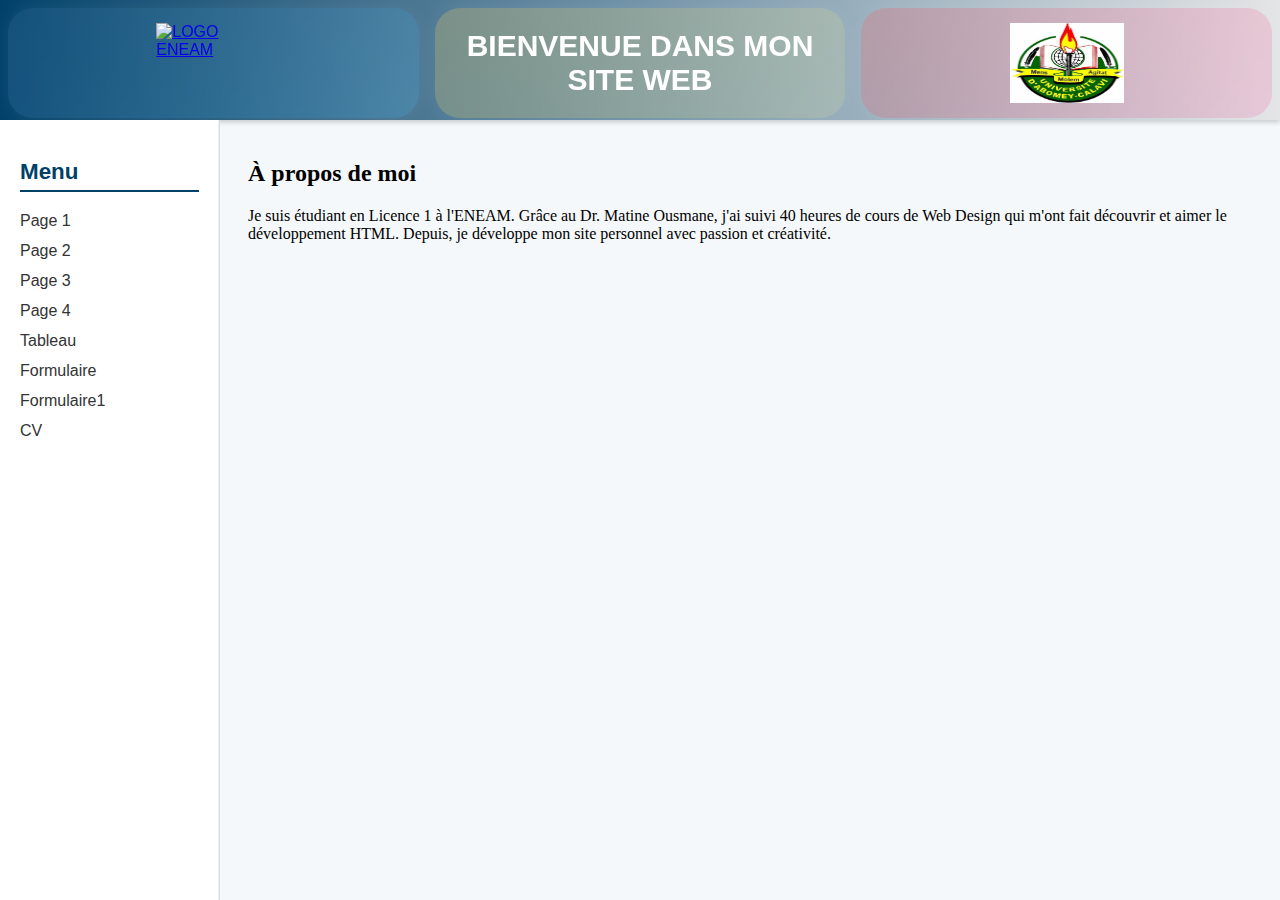
<file: monsite/index.html>
<!DOCTYPE html><html lang="fr">
<head>
  <meta charset="UTF-8">
  <title>Mon site Web - Accueil</title>
  <style>
    body {
      margin: 0;
      font-family: 'Segoe UI', Tahoma, Geneva, Verdana, sans-serif;
      background: #f5f8fa;
    }
    .container {
      display: grid;
      grid-template-rows: 120px 1fr;
      grid-template-columns: 220px 1fr;
      grid-template-areas:
        "header header"
        "menu content";
      height: 100vh;
    }
    header {
      grid-area: header;
      background: linear-gradient(to right, #00416A, #E4E5E6);
      color: white;
      display: flex;
      align-items: center;
      justify-content: center;
      font-size: 1.5em;
      font-weight: bold;
      box-shadow: 0 2px 5px rgba(0,0,0,0.2);
    }
    nav {
      grid-area: menu;
      background: #fff;
      padding: 20px;
      border-right: 1px solid #ddd;
      box-shadow: inset -1px 0 0 #eee;
    }
    nav a {
      display: block;
      margin: 12px 0;
      color: #333;
      text-decoration: none;
      font-weight: 500;
      transition: color 0.3s;
    }
    nav a:hover {
      color: #007acc;
    }
    main {
      grid-area: content;
      padding: 20px;
      overflow-y: auto;
    }
    iframe {
      width: 100%;
      height: 100%;
      border: none;
    }
    .placeholder {
      background: #fff;
      border-radius: 8px;
      padding: 30px;
      box-shadow: 0 2px 10px rgba(0,0,0,0.05);
      color: #333;
      font-size: 1.1em;
      line-height: 1.6;
    }
    .titre-menu {
      font-size: 1.4em;
      margin-bottom: 20px;
      color: #00416A;
      border-bottom: 2px solid #00416A;
      padding-bottom: 5px;
    }
</style>
</head>
<body>
  <div class="container">
    <header>
      <iframe src="entete.html"></iframe>
    </header>
    <nav>
      <h2 class="titre-menu">Menu</h2>
  <a href="page1.html" target="contentFrame">Page 1</a>
  <a href="page2.html" target="contentFrame">Page 2</a>
  <a href="page3.html" target="contentFrame">Page 3</a>
  <a href="page4.html" target="contentFrame">Page 4</a>
  <a href="tableau.html" target="contentFrame">Tableau</a>
  <a href="formulaire.html" target="contentFrame">Formulaire</a>
  <a href="formulaire1.html" target="contentFrame">Formulaire1</a>
  <a href="cv.html" target="contentFrame">CV</a>
</nav>

<main>
  <iframe name="contentFrame" srcdoc="
    <div class='placeholder'>
      <h2>À propos de moi</h2>
      <p>Je suis étudiant en Licence 1 à l'ENEAM. Grâce au Dr. Matine Ousmane, j'ai suivi 40 heures de cours de Web Design qui m'ont fait découvrir et aimer le développement HTML. Depuis, je développe mon site personnel avec passion et créativité.</p>
    </div>
  "></iframe>
</main>

  </div>
</body>
</html>
</file>
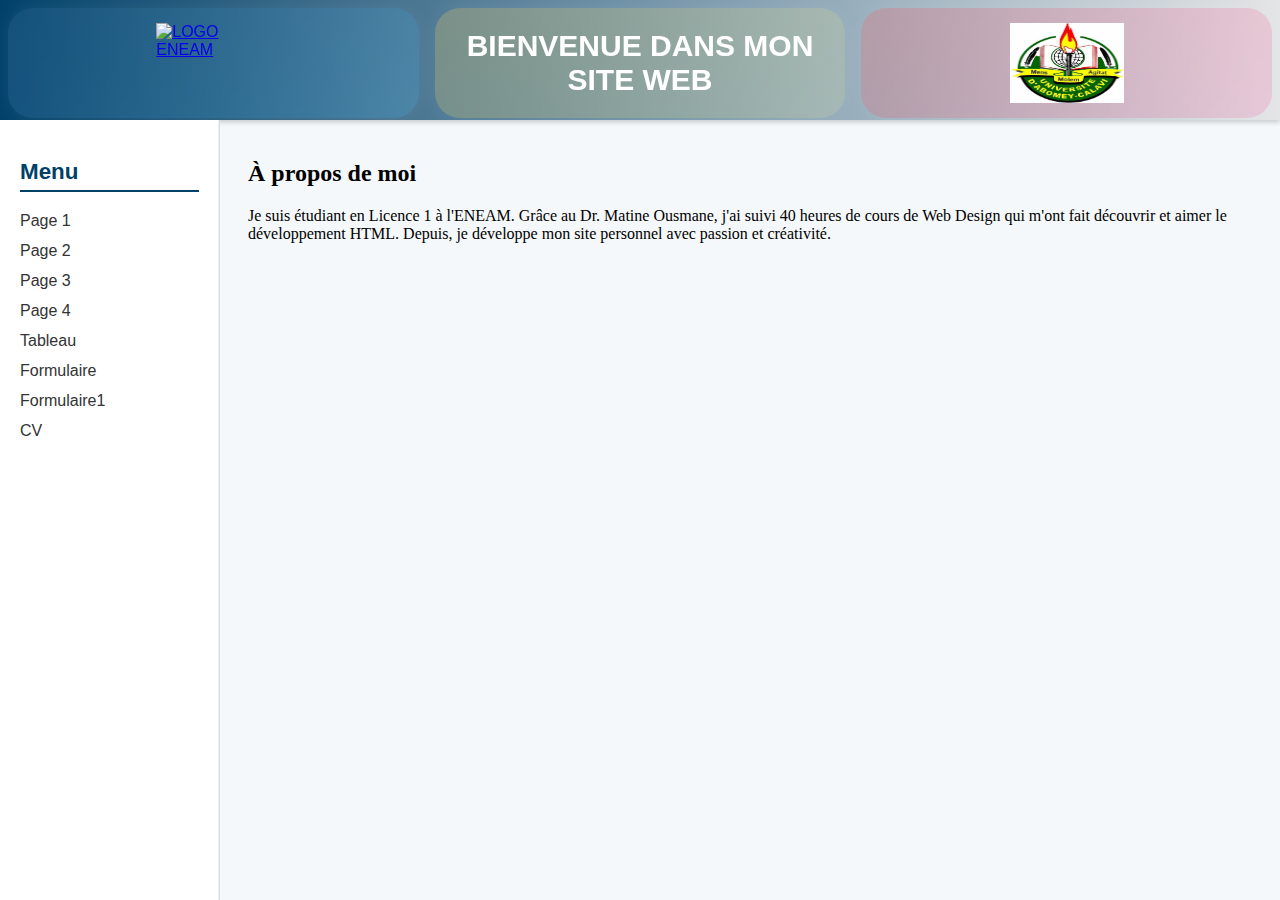
<file: monsite/acceuil.html>
<!DOCTYPE html><html lang="fr">
<head>
  <meta charset="UTF-8">
  <title>Mon site Web - Accueil</title>
  <style>
    body {
      margin: 0;
      font-family: 'Segoe UI', Tahoma, Geneva, Verdana, sans-serif;
      background: #f5f8fa;
    }
    .container {
      display: grid;
      grid-template-rows: 120px 1fr;
      grid-template-columns: 220px 1fr;
      grid-template-areas:
        "header header"
        "menu content";
      height: 100vh;
    }
    header {
      grid-area: header;
      background: linear-gradient(to right, #00416A, #E4E5E6);
      color: white;
      display: flex;
      align-items: center;
      justify-content: center;
      font-size: 1.5em;
      font-weight: bold;
      box-shadow: 0 2px 5px rgba(0,0,0,0.2);
    }
    nav {
      grid-area: menu;
      background: #fff;
      padding: 20px;
      border-right: 1px solid #ddd;
      box-shadow: inset -1px 0 0 #eee;
    }
    nav a {
      display: block;
      margin: 12px 0;
      color: #333;
      text-decoration: none;
      font-weight: 500;
      transition: color 0.3s;
    }
    nav a:hover {
      color: #007acc;
    }
    main {
      grid-area: content;
      padding: 20px;
      overflow-y: auto;
    }
    iframe {
      width: 100%;
      height: 100%;
      border: none;
    }
    .placeholder {
      background: #fff;
      border-radius: 8px;
      padding: 30px;
      box-shadow: 0 2px 10px rgba(0,0,0,0.05);
      color: #333;
      font-size: 1.1em;
      line-height: 1.6;
    }
    .titre-menu {
      font-size: 1.4em;
      margin-bottom: 20px;
      color: #00416A;
      border-bottom: 2px solid #00416A;
      padding-bottom: 5px;
    }
</style>
</head>
<body>
  <div class="container">
    <header>
      <iframe src="entete.html"></iframe>
    </header>
    <nav>
      <h2 class="titre-menu">Menu</h2>
  <a href="page1.html" target="contentFrame">Page 1</a>
  <a href="page2.html" target="contentFrame">Page 2</a>
  <a href="page3.html" target="contentFrame">Page 3</a>
  <a href="page4.html" target="contentFrame">Page 4</a>
  <a href="tableau.html" target="contentFrame">Tableau</a>
  <a href="formulaire.html" target="contentFrame">Formulaire</a>
  <a href="formulaire1.html" target="contentFrame">Formulaire1</a>
  <a href="cv.html" target="contentFrame">CV</a>
</nav>

<main>
  <iframe name="contentFrame" srcdoc="
    <div class='placeholder'>
      <h2>À propos de moi</h2>
      <p>Je suis étudiant en Licence 1 à l'ENEAM. Grâce au Dr. Matine Ousmane, j'ai suivi 40 heures de cours de Web Design qui m'ont fait découvrir et aimer le développement HTML. Depuis, je développe mon site personnel avec passion et créativité.</p>
    </div>
  "></iframe>
</main>

  </div>
</body>
</html>
</file>
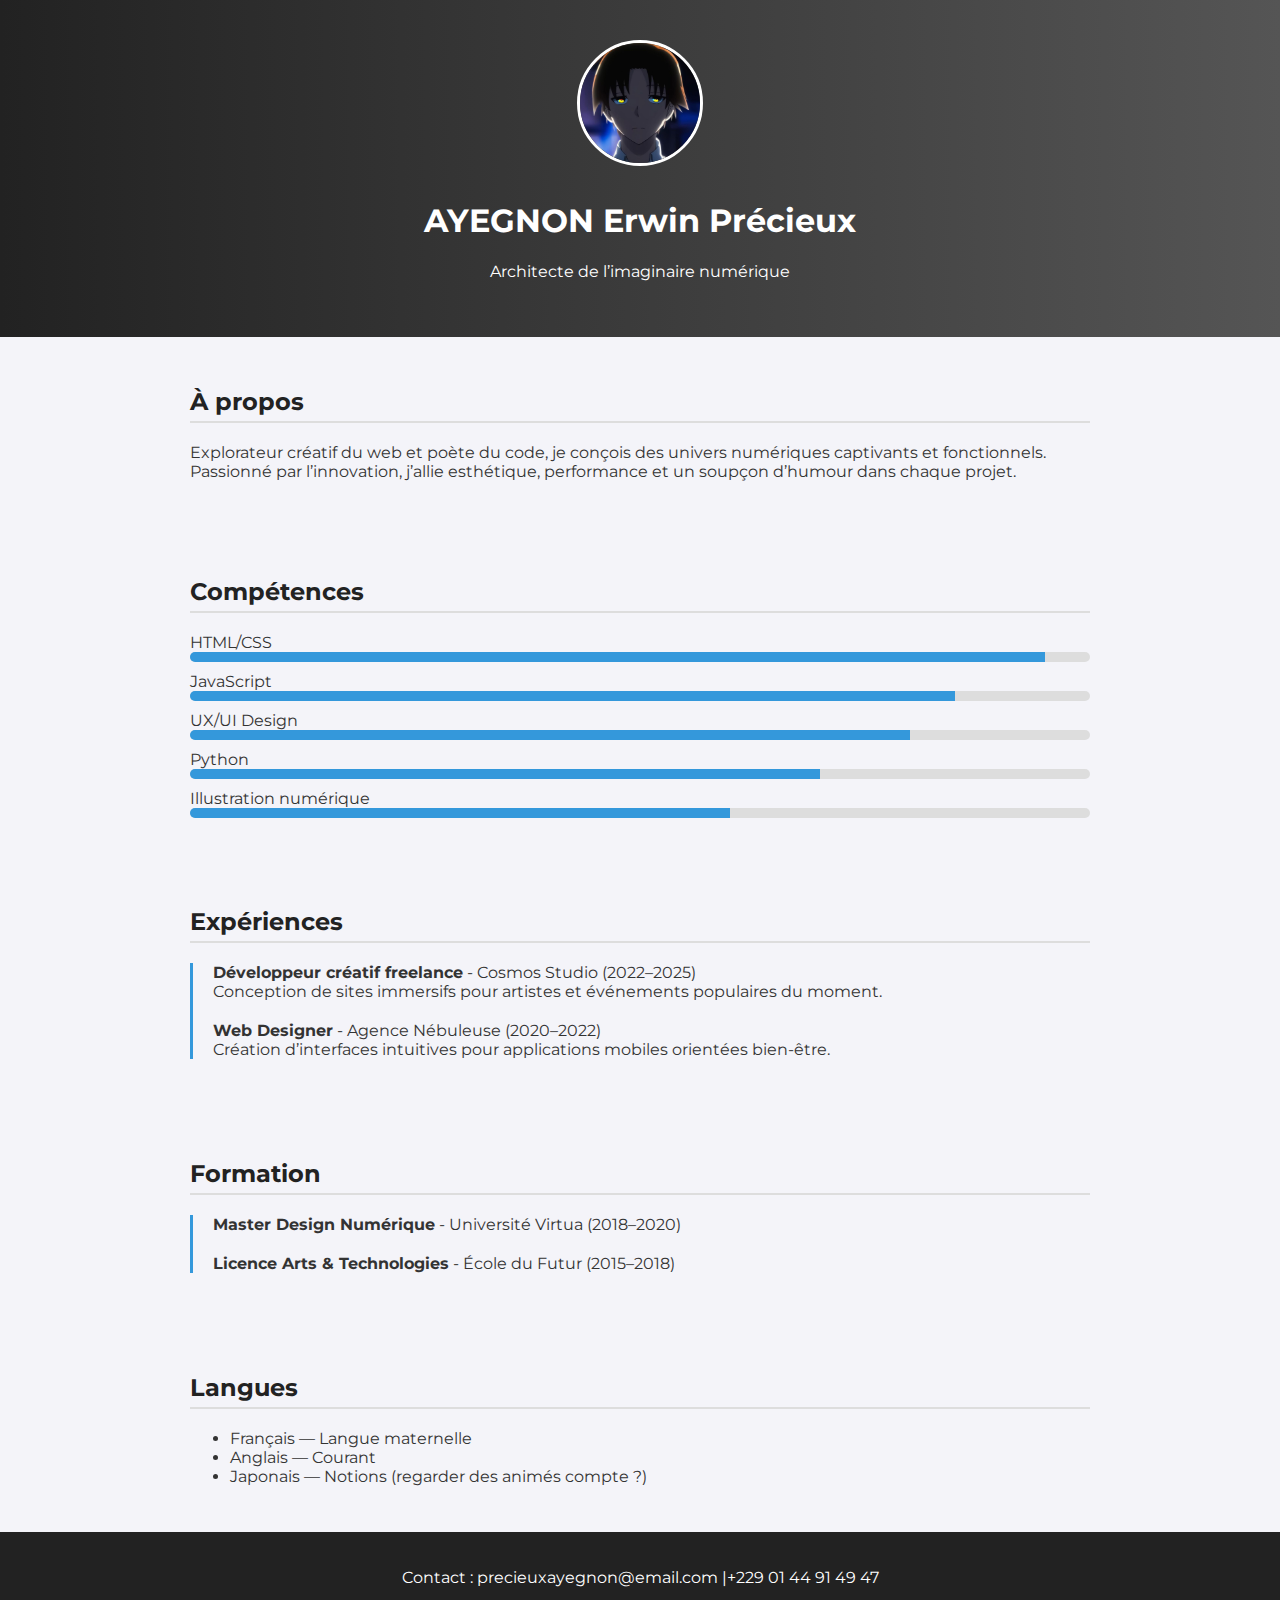
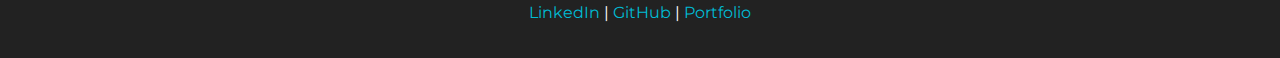
<file: monsite/CV.html>
<!DOCTYPE html><html lang="fr">
<head>
  <meta charset="UTF-8" />
  <meta name="viewport" content="width=device-width, initial-scale=1.0" />
  <title>CV - Orion Lefranc</title>
  <link href="https://fonts.googleapis.com/css2?family=Montserrat:wght@400;700&display=swap" rel="stylesheet">
  <style>
    body {
      margin: 0;
      font-family: 'Montserrat', sans-serif;
      background: #f4f4f9;
      color: #333;
    }
    header {
      background: linear-gradient(90deg, #222, #555);
      color: white;
      padding: 40px 20px;
      text-align: center;
    }
    header img {
      width: 120px;
      height: 120px;
      border-radius: 50%;
      border: 3px solid white;
      margin-bottom: 10px;
    }
    section {
      padding: 30px 20px;
      max-width: 900px;
      margin: auto;
    }
    h2 {
      color: #222;
      border-bottom: 2px solid #ddd;
      padding-bottom: 5px;
    }
    .skills div {
      margin-bottom: 10px;
    }
    .bar {
      height: 10px;
      background: #ddd;
      border-radius: 5px;
      overflow: hidden;
    }
    .bar span {
      display: block;
      height: 100%;
      background: #3498db;
    }
    .timeline {
      border-left: 3px solid #3498db;
      padding-left: 20px;
      margin-top: 20px;
    }
    .timeline div {
      margin-bottom: 20px;
    }
    footer {
      background: #222;
      color: white;
      text-align: center;
      padding: 20px;
    }
    a {
      color: #00bcd4;
      text-decoration: none;
    }
  </style>
</head>
<body>
  <header>
    <img src="img/kyotaka.png.jpg" alt="Photo de profil">
    <h1>AYEGNON Erwin Précieux</h1>
    <p>Architecte de l’imaginaire numérique</p>
  </header>  <section>
    <h2>À propos</h2>
    <p>Explorateur créatif du web et poète du code, je conçois des univers numériques captivants et fonctionnels. Passionné par l’innovation, j’allie esthétique, performance et un soupçon d’humour dans chaque projet.</p>
  </section>  <section>
    <h2>Compétences</h2>
    <div class="skills">
      <div>HTML/CSS<div class="bar"><span style="width: 95%"></span></div></div>
      <div>JavaScript<div class="bar"><span style="width: 85%"></span></div></div>
      <div>UX/UI Design<div class="bar"><span style="width: 80%"></span></div></div>
      <div>Python<div class="bar"><span style="width: 70%"></span></div></div>
      <div>Illustration numérique<div class="bar"><span style="width: 60%"></span></div></div>
    </div>
  </section>  <section>
    <h2>Expériences</h2>
    <div class="timeline">
      <div>
        <strong>Développeur créatif freelance</strong> - Cosmos Studio (2022–2025)<br>
        Conception de sites immersifs pour artistes et événements populaires du moment.
      </div>
      <div>
        <strong>Web Designer</strong> - Agence Nébuleuse (2020–2022)<br>
        Création d’interfaces intuitives pour applications mobiles orientées bien-être.
      </div>
    </div>
  </section>  <section>
    <h2>Formation</h2>
    <div class="timeline">
      <div>
        <strong>Master Design Numérique</strong> - Université Virtua (2018–2020)
      </div>
      <div>
        <strong>Licence Arts & Technologies</strong> - École du Futur (2015–2018)
      </div>
    </div>
  </section>  <section>
    <h2>Langues</h2>
    <ul>
      <li>Français — Langue maternelle</li>
      <li>Anglais — Courant</li>
      <li>Japonais — Notions (regarder des animés compte ?)</li>
    </ul>
  </section>  <footer>
    <p>Contact : precieuxayegnon@email.com |+229 01 44 91 49 47</p>
    <p>
      <a href="#">LinkedIn</a> | <a href="#">GitHub</a> | <a href="#">Portfolio</a>
    </p>
  </footer>
</body>
</html>
</file>
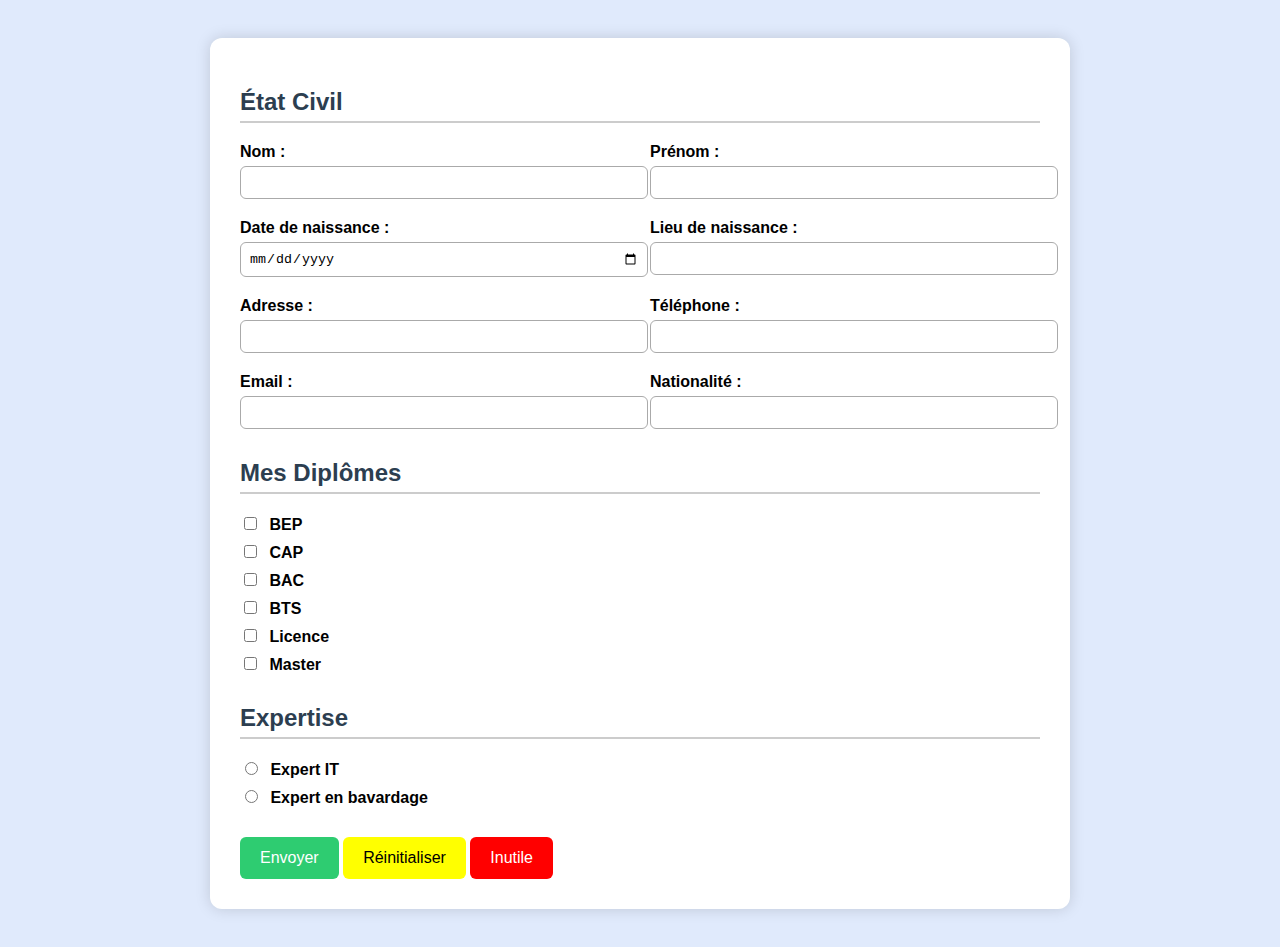
<file: monsite/formulaire.html>
<!DOCTYPE html PUBLIC "-//W3C//DTD XHTML 1.0 Strict//EN""http://www.w3.org/TR/xhtml1/DTD/xhtml1-strict.dtd">
<html xmlns="http://www.w3.org/1999/xhtml" xml:lang="fr">
<head>
	<title>Bienvenue sur mon site !</title>
	<meta http-equiv="Content-Type"content="text/html;charset=utf-8"/>
	<link rel="stylesheet" type="text/css" href="styleformulaire.css">
</head>
<body>
	 <form>
    <h2>État Civil</h2>
    <div class="section form-row">
      <div class="form-group">
        <label for="nom">Nom :</label>
        <input type="text" id="nom" name="nom" required>
      </div>
      <div class="form-group">
        <label for="prenom">Prénom :</label>
        <input type="text" id="prenom" name="prenom" required>
      </div>
      <div class="form-group">
        <label for="naissance">Date de naissance :</label>
        <input type="date" id="naissance" name="naissance" required>
      </div>
      <div class="form-group">
        <label for="lieu">Lieu de naissance :</label>
        <input type="text" id="lieu" name="lieu">
      </div>
      <div class="form-group">
        <label for="adresse">Adresse :</label>
        <input type="text" id="adresse" name="adresse">
      </div>
      <div class="form-group">
        <label for="telephone">Téléphone :</label>
        <input type="tel" id="telephone" name="telephone">
      </div>
      <div class="form-group">
        <label for="email">Email :</label>
        <input type="email" id="email" name="email">
      </div>
      <div class="form-group">
        <label for="nationalite">Nationalité :</label>
        <input type="text" id="nationalite" name="nationalite">
      </div>
    </div>

    <h2>Mes Diplômes</h2>
    <div class="section checkbox-group">
      <label><input type="checkbox" name="diplomes" value="BEP"> BEP</label>
      <label><input type="checkbox" name="diplomes" value="CAP"> CAP</label>
      <label><input type="checkbox" name="diplomes" value="BAC"> BAC</label>
      <label><input type="checkbox" name="diplomes" value="BTS"> BTS</label>
      <label><input type="checkbox" name="diplomes" value="Licence"> Licence</label>
      <label><input type="checkbox" name="diplomes" value="Master"> Master</label>
    </div>

    <h2>Expertise</h2>
    <div class="section radio-group">
      <label><input type="radio" name="expertise" value="Expert IT" required> Expert IT</label>
      <label><input type="radio" name="expertise" value="Expert en bavardage"> Expert en bavardage</label>
    </div>

    <button type="submit">Envoyer</button>
    <button type="reset" style="background-color: yellow; color: black;">Réinitialiser</button>
  <button type="button" style="background-color: red; color: white;">Inutile</button>
</div>
  </form>

</body>
</html>
</file>
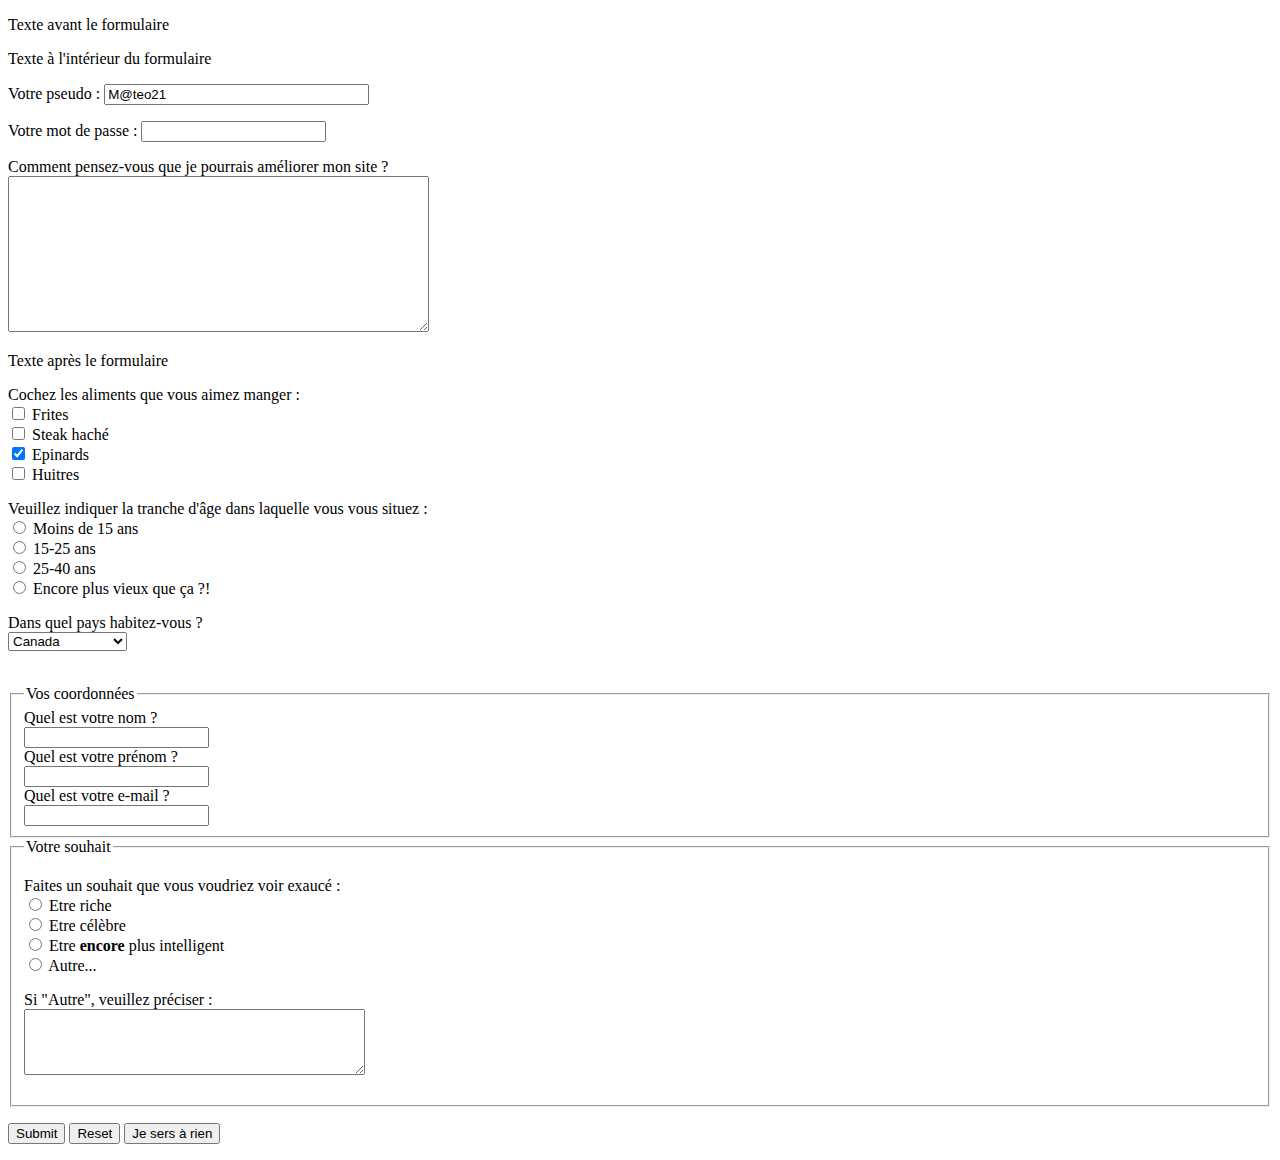
<file: monsite/formulaire1.html>
<!DOCTYPE html PUBLIC "-//W3C//DTD XHTML 1.0 Strict//EN""http://www.w3.org/TR/xhtml1/DTD/xhtml1-strict.dtd">
<html xmlns="http://www.w3.org/1999/xhtml" xml:lang="fr">
<head>
	<title>Bienvenue sur mon site !</title>
	<meta http-equiv="Content-Type"content="text/html;charset=utf-8"/>
</head>
<p>Texte avant le formulaire</p>
<form method="post" action="traitement.php">
<p>Texte à l'intérieur du formulaire</p>
<p>
<label>Votre pseudo</label> : <input type="text" name="pseudo" id="pseudo" value="M@teo21" size="30" maxlength="10"/>
</p>
<p>
<label for="pass">Votre mot de passe :</label>
<input type="password" name="pass" id="pass" />
</p>
<p>
<label for="ameliorer">Comment pensez-vous que je pourrais améliorer mon site ?</label><br />
<textarea name="ameliorer" id="ameliorer" rows="10" cols="50"></textarea>
</p>
<p>Texte après le formulaire</p>
<p>
Cochez les aliments que vous aimez manger :<br />
<input type="checkbox" name="frites" id="frites" /> <label for="frites">Frites</label><br />
<input type="checkbox" name="steak" id="steak" /> <label for="steak">Steak haché</label><br />
<input type="checkbox" name="epinards" id="epinards" checked="checked"/> <label for="epinards">Epinards</label><br />
<input type="checkbox" name="huitres" id="huitres" /> <label for="huitres">Huitres</label>
</p>
<p>
Veuillez indiquer la tranche d'âge dans laquelle vous vous situez :<br />
<input type="radio" name="age" value="moins15" id="moins15" /> <label for="moins15">Moins de 15 ans</label><br />
<input type="radio" name="age" value="medium15-25" id="medium15-25" /> <label for="medium15-
25">15-25 ans</label><br />
<input type="radio" name="age" value="medium25-40" id="medium25-40" /> <label for="medium25-
40">25-40 ans</label><br />
<input type="radio" name="age" value="plus40" id="plus40" /> <label for="plus40">Encore plus vieux que
ça ?!</label>
</p>
<p>
<label for="pays">Dans quel pays habitez-vous ?</label><br />
<select name="pays" id="pays">
<optgroup label="Europe">
<option value="france">France</option>
<option value="espagne">Espagne</option>
<option value="italie">Italie</option>
<option value="royaume-uni">Royaume-Uni</option>
</optgroup>
<optgroup label="Amérique">
<option value="canada" selected="selected">Canada</option>
<option value="etats-unis">Etats-Unis</option>
</optgroup>
<optgroup label="Asie">
<option value="chine">Chine</option>
<option value="japon">Japon</option>
</optgroup>
</select>
</p>
<br/>
<fieldset>
<legend>Vos coordonnées</legend> <!-- Titre du fieldset -->
<label for="nom">Quel est votre nom ?</label><br />
<input type="text" name="nom" id="nom" tabindex="10" /><br />
<label for="prenom">Quel est votre prénom ?</label><br />
<input type="text" name="prenom" id="prenom" tabindex="20" /><br />
<label for="email">Quel est votre e-mail ?</label><br />
<input type="text" name="email" id="email" tabindex="30" /><br />
</fieldset>
<fieldset>
<legend>Votre souhait</legend> <!-- Titre du fieldset -->
<p>
Faites un souhait que vous voudriez voir exaucé :<br />
<input type="radio" name="souhait" value="riche" id="riche" tabindex="40" /> <label for="riche">Etre riche</label><br />
<input type="radio" name="souhait" value="celebre" id="celebre" tabindex="50" /> <label for="celebre">Etre célèbre</label><br />
<input type="radio" name="souhait" value="intelligent" id="intelligent" tabindex="60" /> <label for="intelligent">Etre <strong>encore</strong> plus intelligent</label><br />
<input type="radio" name="souhait" value="autre" id="autre" tabindex="70" /> <label for="autre">Autre...</label><br />
</p>
<p>
<label for="precisions">Si "Autre", veuillez préciser :</label><br />
<textarea name="precisions" id="precisions" cols="40" rows="4" tabindex="80"></textarea>
</p>
</fieldset>
<p>
<input type="submit" /> <input type="reset" /> <input type="button" value="Je sers à rien"/>
</p>
</form>
</file>
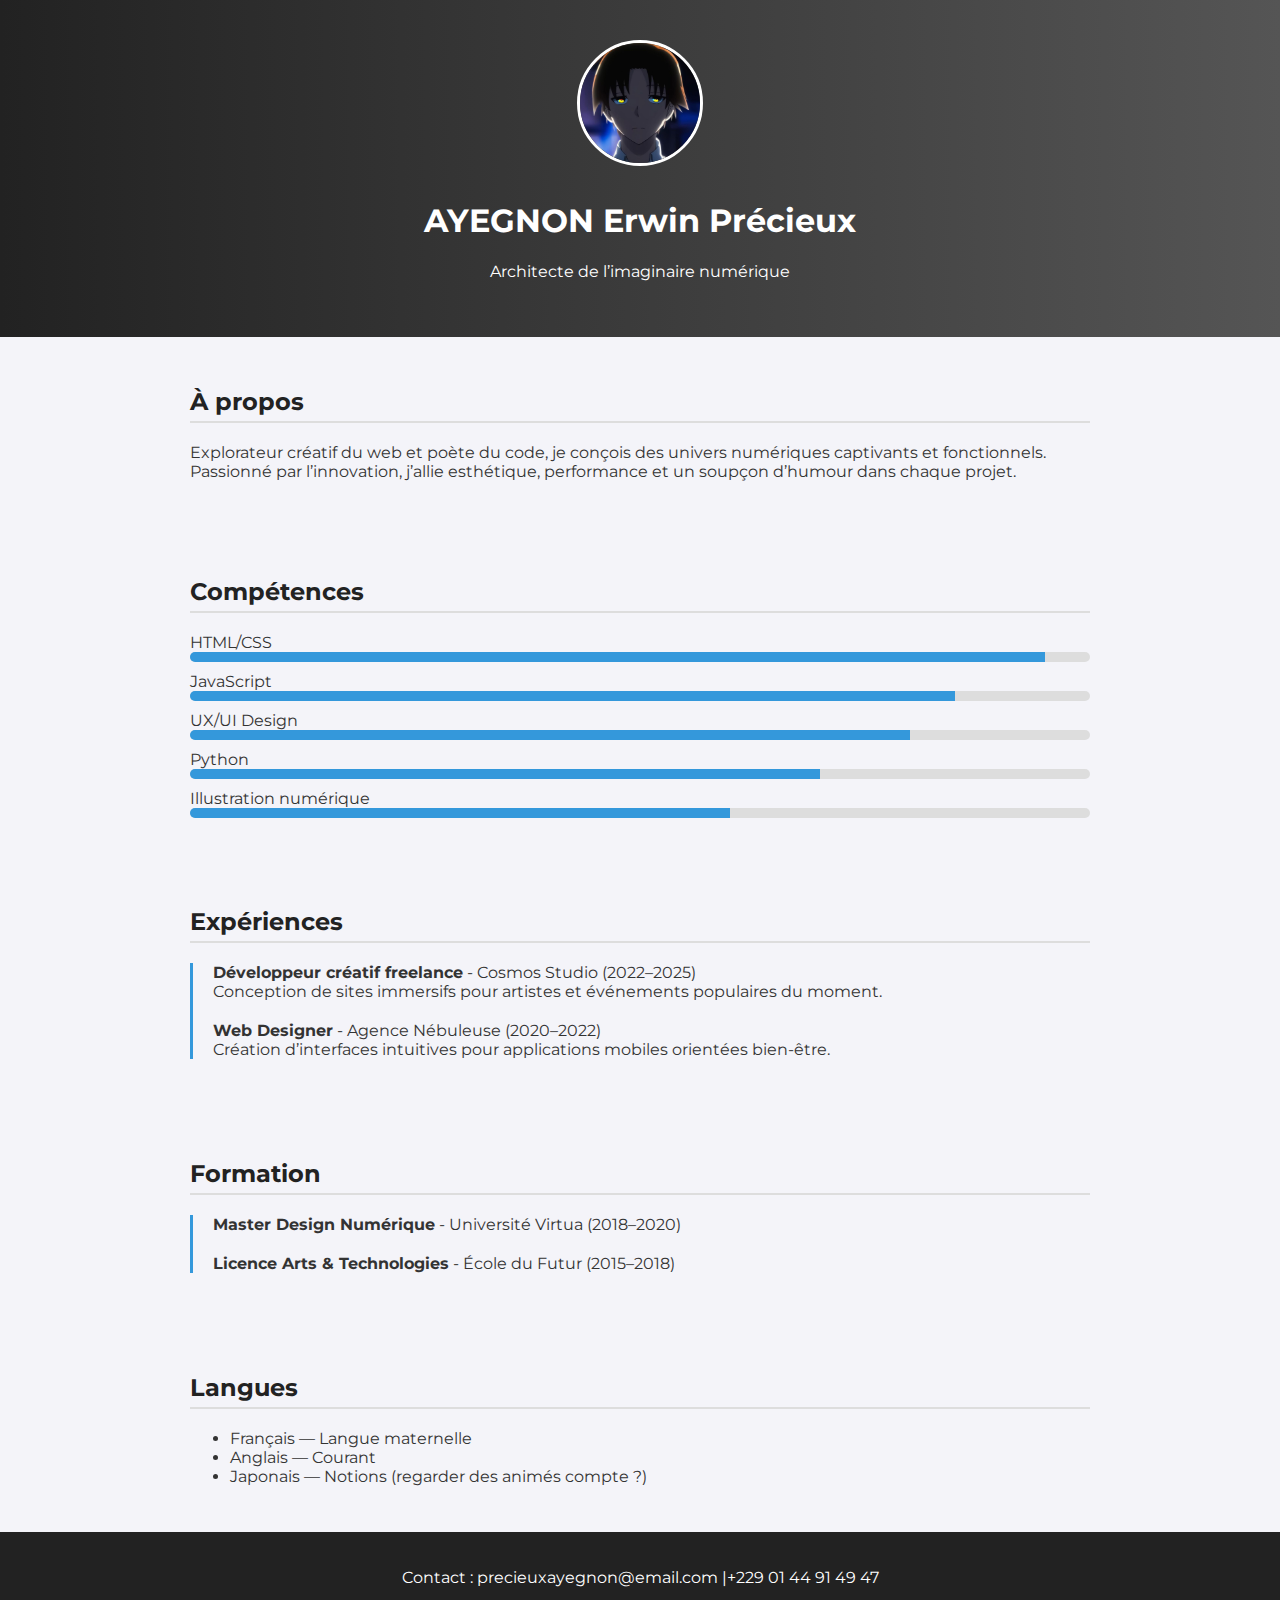
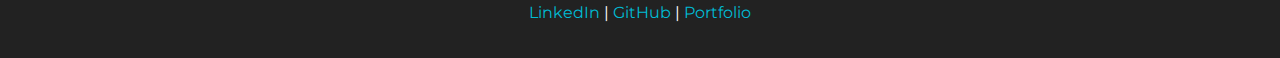
<file: monsite/index1.html>
<!DOCTYPE html><html lang="fr">
<head>
  <meta charset="UTF-8" />
  <meta name="viewport" content="width=device-width, initial-scale=1.0" />
  <title>CV - Orion Lefranc</title>
  <link href="https://fonts.googleapis.com/css2?family=Montserrat:wght@400;700&display=swap" rel="stylesheet">
  <style>
    body {
      margin: 0;
      font-family: 'Montserrat', sans-serif;
      background: #f4f4f9;
      color: #333;
    }
    header {
      background: linear-gradient(90deg, #222, #555);
      color: white;
      padding: 40px 20px;
      text-align: center;
    }
    header img {
      width: 120px;
      height: 120px;
      border-radius: 50%;
      border: 3px solid white;
      margin-bottom: 10px;
    }
    section {
      padding: 30px 20px;
      max-width: 900px;
      margin: auto;
    }
    h2 {
      color: #222;
      border-bottom: 2px solid #ddd;
      padding-bottom: 5px;
    }
    .skills div {
      margin-bottom: 10px;
    }
    .bar {
      height: 10px;
      background: #ddd;
      border-radius: 5px;
      overflow: hidden;
    }
    .bar span {
      display: block;
      height: 100%;
      background: #3498db;
    }
    .timeline {
      border-left: 3px solid #3498db;
      padding-left: 20px;
      margin-top: 20px;
    }
    .timeline div {
      margin-bottom: 20px;
    }
    footer {
      background: #222;
      color: white;
      text-align: center;
      padding: 20px;
    }
    a {
      color: #00bcd4;
      text-decoration: none;
    }
  </style>
</head>
<body>
  <header>
    <img src="img/kyotaka.png.jpg" alt="Photo de profil">
    <h1>AYEGNON Erwin Précieux</h1>
    <p>Architecte de l’imaginaire numérique</p>
  </header>  <section>
    <h2>À propos</h2>
    <p>Explorateur créatif du web et poète du code, je conçois des univers numériques captivants et fonctionnels. Passionné par l’innovation, j’allie esthétique, performance et un soupçon d’humour dans chaque projet.</p>
  </section>  <section>
    <h2>Compétences</h2>
    <div class="skills">
      <div>HTML/CSS<div class="bar"><span style="width: 95%"></span></div></div>
      <div>JavaScript<div class="bar"><span style="width: 85%"></span></div></div>
      <div>UX/UI Design<div class="bar"><span style="width: 80%"></span></div></div>
      <div>Python<div class="bar"><span style="width: 70%"></span></div></div>
      <div>Illustration numérique<div class="bar"><span style="width: 60%"></span></div></div>
    </div>
  </section>  <section>
    <h2>Expériences</h2>
    <div class="timeline">
      <div>
        <strong>Développeur créatif freelance</strong> - Cosmos Studio (2022–2025)<br>
        Conception de sites immersifs pour artistes et événements populaires du moment.
      </div>
      <div>
        <strong>Web Designer</strong> - Agence Nébuleuse (2020–2022)<br>
        Création d’interfaces intuitives pour applications mobiles orientées bien-être.
      </div>
    </div>
  </section>  <section>
    <h2>Formation</h2>
    <div class="timeline">
      <div>
        <strong>Master Design Numérique</strong> - Université Virtua (2018–2020)
      </div>
      <div>
        <strong>Licence Arts & Technologies</strong> - École du Futur (2015–2018)
      </div>
    </div>
  </section>  <section>
    <h2>Langues</h2>
    <ul>
      <li>Français — Langue maternelle</li>
      <li>Anglais — Courant</li>
      <li>Japonais — Notions (regarder des animés compte ?)</li>
    </ul>
  </section>  <footer>
    <p>Contact : precieuxayegnon@email.com |+229 01 44 91 49 47</p>
    <p>
      <a href="#">LinkedIn</a> | <a href="#">GitHub</a> | <a href="#">Portfolio</a>
    </p>
  </footer>
</body>
</html>
</file>
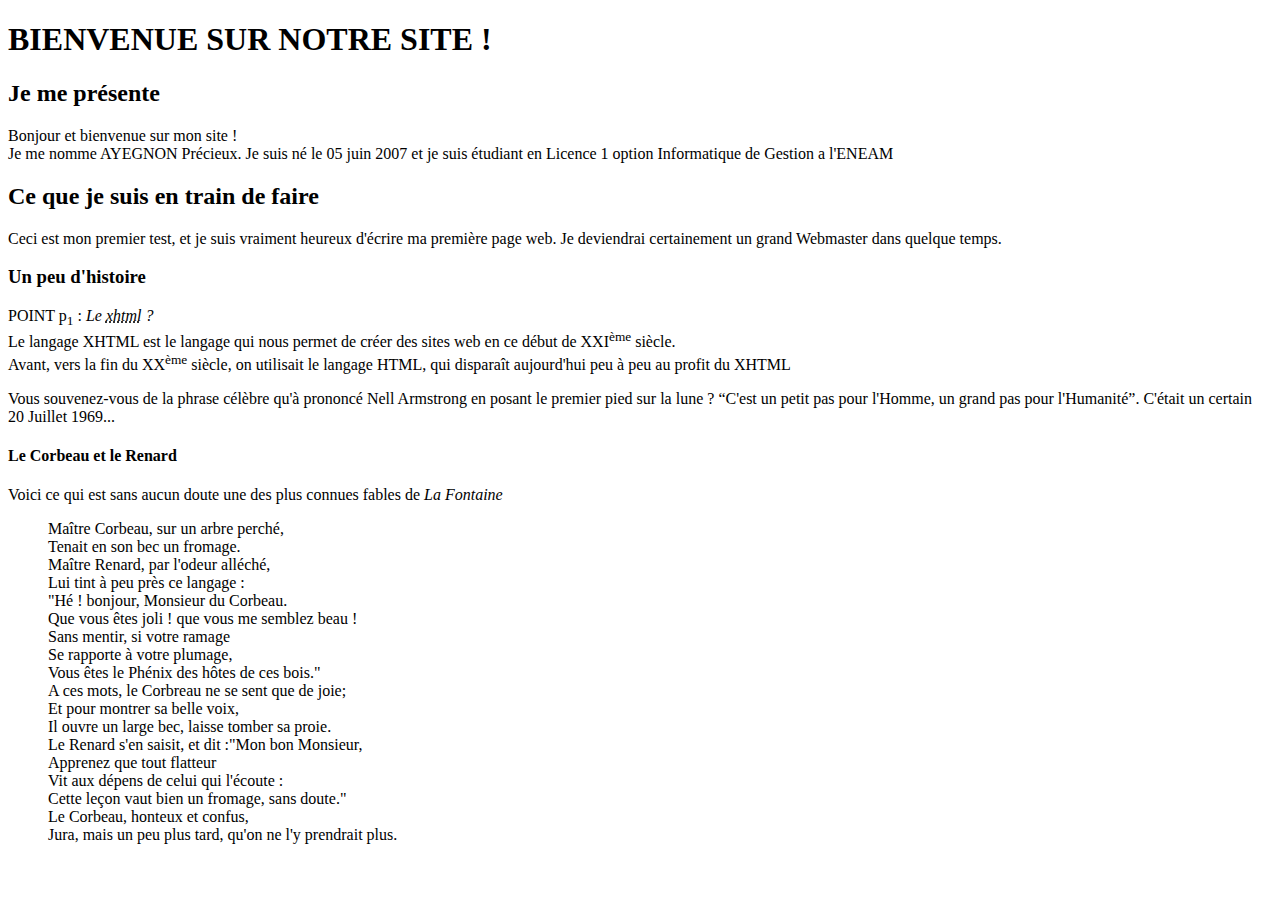
<file: monsite/page1.html>
<!DOCTYPE html PUBLIC "-//W3C//DTD XHTML 1.0 Strict//EN""http://www.w3.org/TR/xhtml1/DTD/xhtml1-strict.dtd">
<html xmlns="http://www.w3.org/1999/xhtml" xml:lang="fr">
<head>
	<title>Bienvenue sur mon site !</title>
	<meta http-equiv="Content-Type"content="text/html;charset=utf-8"/>
</head>
<body>
	<!--Ceci va s'afficher dans la fenêtre du navigateur -->
	<h1>BIENVENUE SUR NOTRE SITE !</h1>
	<h2>Je me présente</h2>
	<p>
	Bonjour et bienvenue sur mon site !<br/> Je me nomme AYEGNON Précieux.

	Je suis né le 05 juin 2007 et je suis étudiant en Licence 1 option Informatique de Gestion a l'ENEAM
	<h2>Ce que je suis en train de faire</h2>
	</p>
	<P>
	 Ceci est mon premier test, et je suis vraiment heureux d'écrire ma première page web. Je deviendrai certainement un grand Webmaster dans quelque temps.
	</P>
	<h3>Un peu d'histoire</h3>
	<p>
		POINT p<sub>1</sub> : <em>Le <acronym title="eXtensible HyperText Markup Language">xhtml</acronym> ?</em><br/>
	Le langage XHTML est le langage qui nous permet de créer des sites web en ce début de XXI<sup>ème</sup> siècle.<br/>
	Avant, vers la fin du XX<sup>ème</sup> siècle, on utilisait le langage HTML, qui disparaît aujourd'hui peu à peu au profit du XHTML
	</p>
	<p>
		Vous souvenez-vous de la phrase célèbre qu'à prononcé Nell Armstrong en posant le premier pied sur la lune ? <q>C'est un petit pas pour l'Homme, un grand pas pour l'Humanité</q>. C'était un certain 20 Juillet 1969...
	</p>
	<section id="fable-fontaine"><h4>Le Corbeau et le Renard</h4>
	<p>
		Voici ce qui est sans aucun doute une des plus connues fables de <em>La Fontaine</em>
	</p>
	<blockquote>
		<p>
			Maître Corbeau, sur un arbre perché,<br/>
			Tenait en son bec un fromage.<br/>
			Maître Renard, par l'odeur alléché,<br/>
			Lui tint à peu près ce langage :<br/>
			"Hé ! bonjour, Monsieur du Corbeau.<br/>
			Que vous êtes joli ! que vous me semblez beau !<br/>
			Sans mentir, si votre ramage<br/>
			Se rapporte à votre plumage,<br/>
			Vous êtes le Phénix des hôtes de ces bois."<br/>
			A ces mots, le Corbreau ne se sent que de joie;<br/>
			Et pour montrer sa belle voix,<br/>
			Il ouvre un large bec, laisse tomber sa proie.<br/>
			Le Renard s'en saisit, et dit :"Mon bon Monsieur,<br/>
			Apprenez que tout flatteur<br/>
			Vit aux dépens de celui qui l'écoute :<br/>
			Cette leçon vaut bien un fromage, sans doute." <br/>
			Le Corbeau, honteux et confus,<br/>
			Jura, mais un peu plus tard, qu'on ne l'y prendrait plus.
		</p>
	</blockquote>
	</p></section>
</body>
</html>
</file>
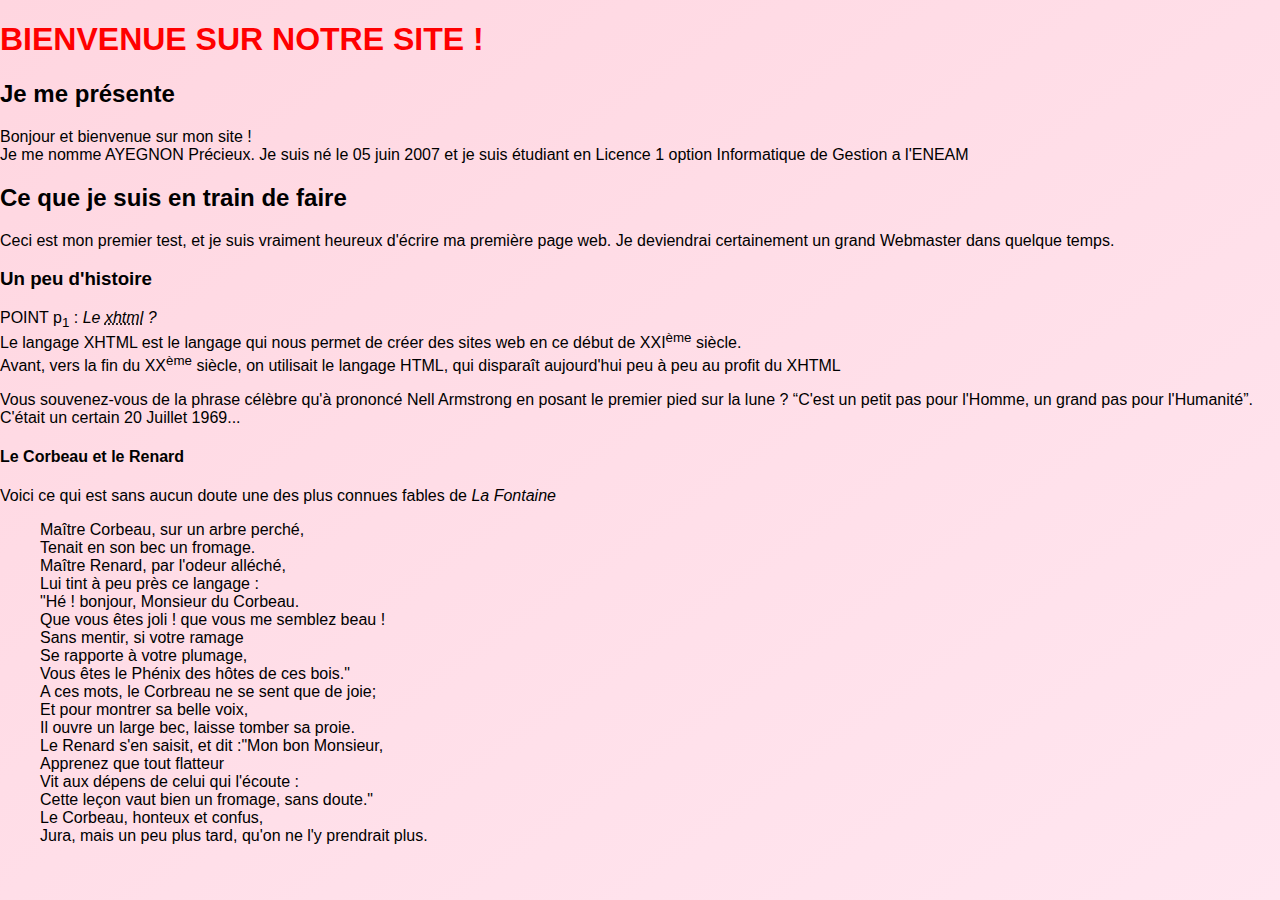
<file: monsite/page3.html>
<!DOCTYPE html PUBLIC "-//W3C//DTD XHTML 1.0 Strict//EN""http://www.w3.org/TR/xhtml1/DTD/xhtml1-strict.dtd">
<html xmlns="http://www.w3.org/1999/xhtml" xml:lang="fr">
<head>
	<title>Bienvenue sur mon site !</title>
	<meta http-equiv="Content-Type"content="text/html;charset=utf-8"/>
	<style>
		body {
			background: linear-gradient(to bottom right, #ffd6e0, #ffe6f0);
			background-size: cover;
            background-attachment: fixed;
            background-repeat: no-repeat;
			margin: 0;
			font-family: 'Segoe UI' , sans-serif;
		}
	</style>
</head>
<body>
	<!--Ceci va s'afficher dans la fenêtre du navigateur -->
	<h1 style="color:red;">BIENVENUE SUR NOTRE SITE !</h1>
	<h2>Je me présente</h2>
	<p>
	Bonjour et bienvenue sur mon site !<br/> Je me nomme AYEGNON Précieux.

	Je suis né le 05 juin 2007 et je suis étudiant en Licence 1 option Informatique de Gestion a l'ENEAM
	<h2>Ce que je suis en train de faire</h2>
	</p>
	<P>
	 Ceci est mon premier test, et je suis vraiment heureux d'écrire ma première page web. Je deviendrai certainement un grand Webmaster dans quelque temps.
	</P>
	<h3>Un peu d'histoire</h3>
	<p>
		POINT p<sub>1</sub> : <em>Le <acronym title="eXtensible HyperText Markup Language">xhtml</acronym> ?</em><br/>
	Le langage XHTML est le langage qui nous permet de créer des sites web en ce début de XXI<sup>ème</sup> siècle.<br/>
	Avant, vers la fin du XX<sup>ème</sup> siècle, on utilisait le langage HTML, qui disparaît aujourd'hui peu à peu au profit du XHTML
	</p>
	<p>
		Vous souvenez-vous de la phrase célèbre qu'à prononcé Nell Armstrong en posant le premier pied sur la lune ? <q>C'est un petit pas pour l'Homme, un grand pas pour l'Humanité</q>. C'était un certain 20 Juillet 1969...
	</p>
	<section id="fable-fontaine"><h4>Le Corbeau et le Renard</h4>
	<p>
		Voici ce qui est sans aucun doute une des plus connues fables de <em>La Fontaine</em>
	</p>
	<blockquote>
		<p>
			Maître Corbeau, sur un arbre perché,<br/>
			Tenait en son bec un fromage.<br/>
			Maître Renard, par l'odeur alléché,<br/>
			Lui tint à peu près ce langage :<br/>
			"Hé ! bonjour, Monsieur du Corbeau.<br/>
			Que vous êtes joli ! que vous me semblez beau !<br/>
			Sans mentir, si votre ramage<br/>
			Se rapporte à votre plumage,<br/>
			Vous êtes le Phénix des hôtes de ces bois."<br/>
			A ces mots, le Corbreau ne se sent que de joie;<br/>
			Et pour montrer sa belle voix,<br/>
			Il ouvre un large bec, laisse tomber sa proie.<br/>
			Le Renard s'en saisit, et dit :"Mon bon Monsieur,<br/>
			Apprenez que tout flatteur<br/>
			Vit aux dépens de celui qui l'écoute :<br/>
			Cette leçon vaut bien un fromage, sans doute." <br/>
			Le Corbeau, honteux et confus,<br/>
			Jura, mais un peu plus tard, qu'on ne l'y prendrait plus.
		</p>
	</blockquote>
	</p></section>
</body>
</html>
</file>
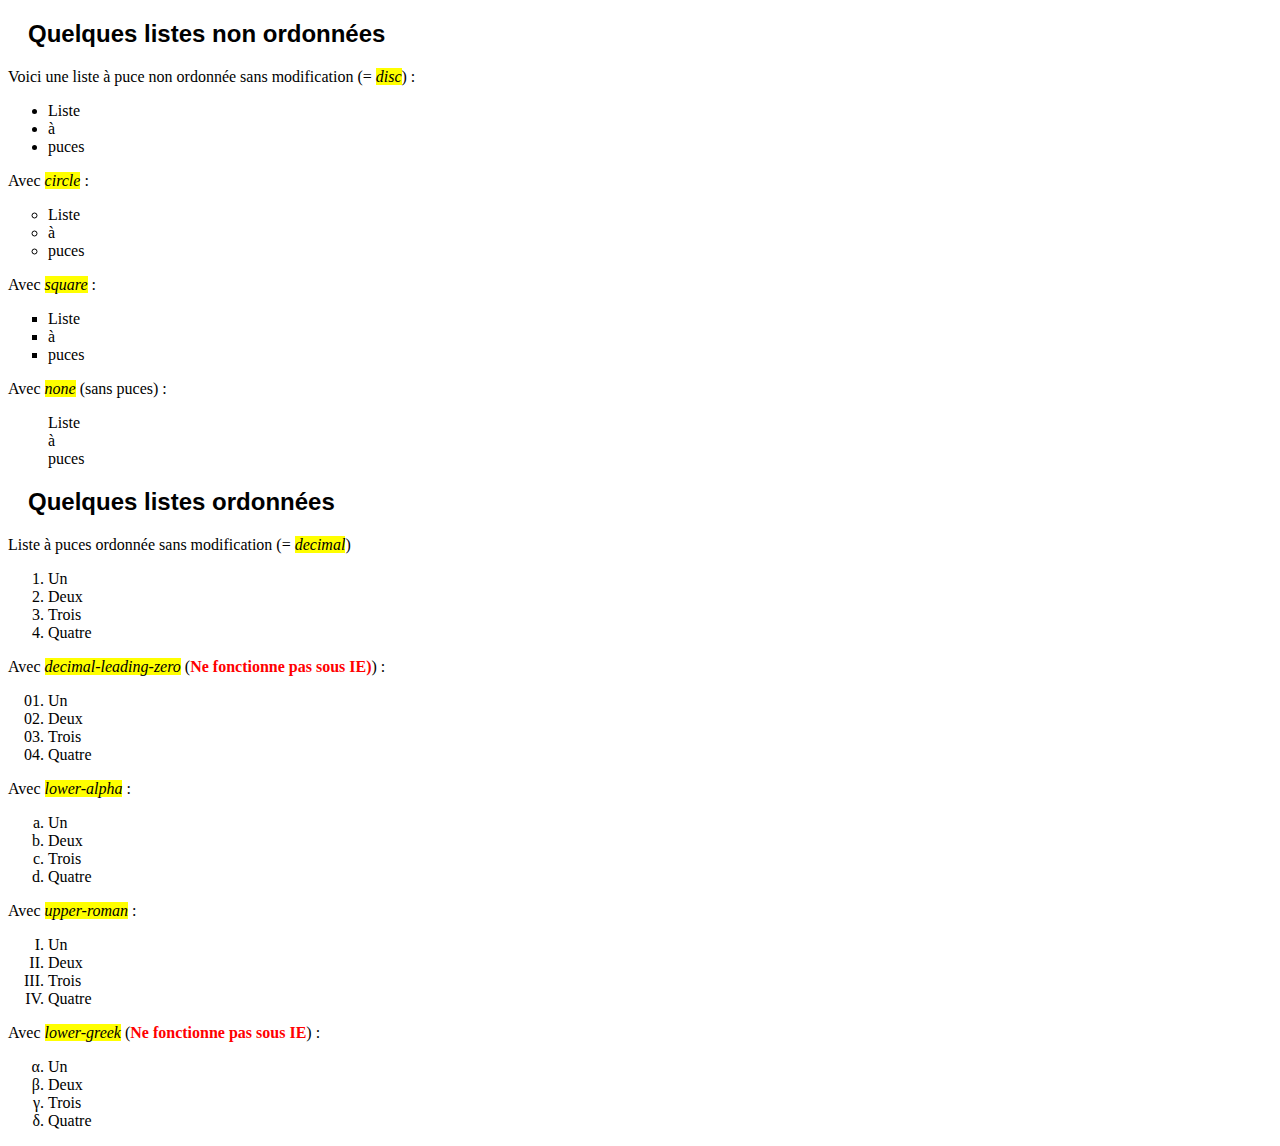
<file: monsite/page4.html>
<!DOCTYPE html PUBLIC "-//W3C//DTD XHTML 1.0 Strict//EN""http://www.w3.org/TR/xhtml1/DTD/xhtml1-strict.dtd">
<html xmlns="http://www.w3.org/1999/xhtml" xml:lang="fr">
<head>
	<meta charset="utf-8">
	<meta name="viewport" content="width=device-width, initial-scale=1">
	<link rel="stylesheet" type="text/css" href="style4.css">
	<title>Bienvenue sur mon site !</title>
</head>
<body>
	<h2>Quelques listes non ordonnées</h2> 
<p>Voici une liste à puce non ordonnée sans modification (= <em>disc</em>) :</p> <ul> 
<li>Liste</li> 
<li>à</li> 
<li>puces</li> 
</ul> 
<p>Avec <em>circle</em> :</p> 
<ul class="cercle"> 
<li>Liste</li> 
<li>à</li> 
<li>puces</li> 
</ul> 
<p>Avec <em>square</em> :</p> 
<ul class="carre"> 
<li>Liste</li> 
<li>à</li> 
<li>puces</li> 
</ul> 
<p>Avec <em>none</em> (sans puces) :</p> 
<ul class="rien"> 
<li>Liste</li> 
<li>à</li> 
<li>puces</li> </ul> 
<h2>Quelques listes ordonnées</h2> 
<p>Liste à puces ordonnée sans modification (= <em>decimal</em>)</p> <ol> 
<li>Un</li> 
<li>Deux</li> 
<li>Trois</li> 
<li>Quatre</li> </ol> 
<p>Avec <em>decimal-leading-zero</em> (<strong>Ne fonctionne pas sous IE)</strong>) :</p> <ol class="commence_a_zero"> 
<li>Un</li> 
<li>Deux</li> 
<li>Trois</li> 
<li>Quatre</li> 
</ol> 
<p>Avec <em>lower-alpha</em> :</p> 
<ol class="lettres_minuscules"> 
<li>Un</li> 
<li>Deux</li> 
<li>Trois</li> 
<li>Quatre</li> 
</ol> 
<p>Avec <em>upper-roman</em> :</p> 
<ol class="chiffres_romains"> 
<li>Un</li> 
<li>Deux</li> 
<li>Trois</li> 
<li>Quatre</li> </ol> 
<p>Avec <em>lower-greek</em> (<strong>Ne fonctionne pas sous IE</strong>) :</p> <ol class="lettres_grecques"> 
<li>Un</li> 
<li>Deux</li> 
<li>Trois</li> 
<li>Quatre</li> 
</ol> 


</body>
</html>
</file>
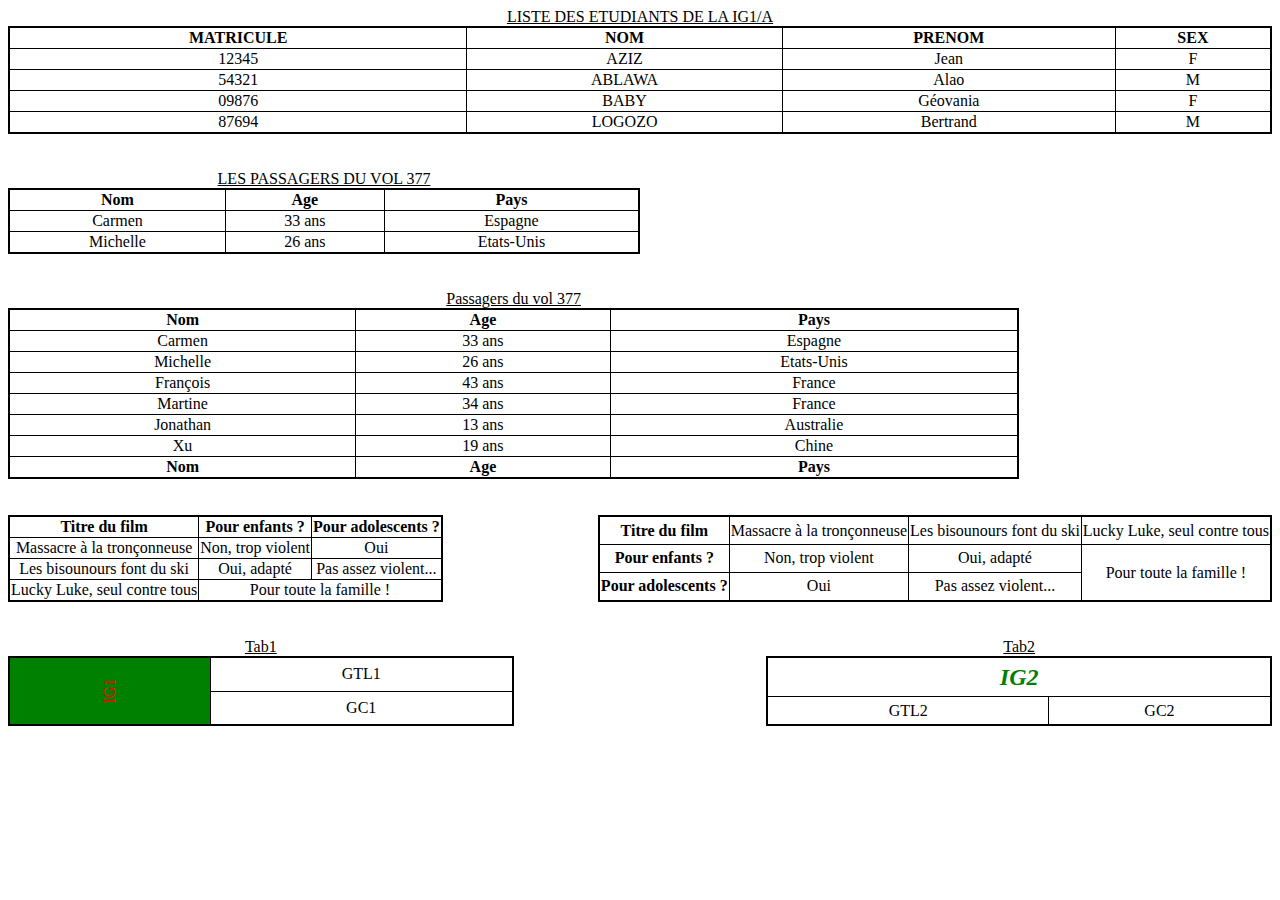
<file: monsite/tableau.html>
<!DOCTYPE html PUBLIC "-//W3C//DTD XHTML 1.0 Strict//EN""http://www.w3.org/TR/xhtml1/DTD/xhtml1-strict.dtd">
<html xmlns="http://www.w3.org/1999/xhtml" xml:lang="fr">
<head>
	<title>Bienvenue sur mon site !</title>
	<meta http-equiv="Content-Type"content="text/html;charset=utf-8"/>
	<link rel="stylesheet" type="text/css" href="styletableau.css">
</head>
<body>
<table width="100%" ><caption>LISTE DES ETUDIANTS DE LA IG1/A</caption>
<tr>
	<th>MATRICULE</th>
	<th>NOM</th>
	<th>PRENOM</th>
	<th>SEX</th>
</tr>
<tr>
	<td>12345</td>
	<td>AZIZ</td>
	<td>Jean</td>
	<td>F</td>
</tr>
<tr>
	<td>54321</td>
	<td>ABLAWA</td>
	<td>Alao</td>
	<td>M</td>
</tr>
<tr>
	<td>09876</td>
	<td>BABY</td>
	<td>Géovania</td>
	<td>F</td>
</tr>
<tr>
	<td>87694</td>
	<td>LOGOZO</td>
	<td>Bertrand</td>
	<td>M</td>
</tr>
</table>
<br/>
<br/>
<table width="50%"><caption>LES PASSAGERS DU VOL 377</caption>
<tr>
<th>Nom</th>
<th>Age</th>
<th>Pays</th>
</tr>
<tr>
<td>Carmen</td>
<td>33 ans</td>
<td>Espagne</td>
</tr>
<tr>
<td>Michelle</td>
<td>26 ans</td>
<td>Etats-Unis</td>
</tr>
</table>
<br/>
<br/>
<table width="80%";>
<caption>Passagers du vol 377</caption>
<thead> <!-- En-tête du tableau -->
<tr>
<th>Nom</th>
<th>Age</th>
<th>Pays</th>
</tr>
</thead>
<tfoot> <!-- Pied de tableau -->
<tr>
<th>Nom</th>
<th>Age</th>
<th>Pays</th>
</tr>
</tfoot>
<tbody> <!-- Corps du tableau -->
<tr>
<td>Carmen</td>
<td>33 ans</td>
<td>Espagne</td>
</tr>
<tr>
<td>Michelle</td>
<td>26 ans</td>
<td>Etats-Unis</td>
</tr>
<tr>
<td>François</td>
<td>43 ans</td>
<td>France</td>
</tr>
<tr>
<td>Martine</td>
<td>34 ans</td>
<td>France</td>
</tr>
<tr>
<td>Jonathan</td>
<td>13 ans</td>
<td>Australie</td>
</tr>
<tr>
<td>Xu</td>
<td>19 ans</td>
<td>Chine</td>
</tr>
</tbody>
</table>
<br/>
<br/>
<div  class="film">
<table>
<tr>
<th>Titre du film</th>
<th>Pour enfants ?</th>
<th>Pour adolescents ?</th>
</tr>
<tr>
<td>Massacre à la tronçonneuse</td>
<td >Non, trop violent</td>
<td>Oui</td>
</tr>
<tr>
<td>Les bisounours font du ski</td>
<td>Oui, adapté</td>
<td>Pas assez violent...</td>
</tr>
<tr>
<td>Lucky Luke, seul contre tous</td>
<td colspan="2">Pour toute la famille !</td>
</tr>
</table>
<table>
<tr>
<th>Titre du film</th>
<td>Massacre à la tronçonneuse</td>
<td>Les bisounours font du ski</td>
<td>Lucky Luke, seul contre tous</td>
</tr>
<tr>
<th>Pour enfants ?</th>
<td>Non, trop violent</td>
<td>Oui, adapté</td>
<td rowspan="2">Pour toute la famille !</td>
</tr>
<tr>
<th>Pour adolescents ?</th>
<td>Oui</td>
<td>Pas assez violent...</td>
</tr>
</table></div>
<br/>
<br/>
<div class="filière">
<table width="40%"><caption>Tab1</caption>
	<tr>
		<td rowspan="2" class="IG1"><div>IG1</div></td>
		<td>GTL1</td>
	</tr>
	<tr>
		<td>GC1</td>
	</tr>
</table>
<br/>
<br/>
<table width="40%" height="70px"><caption>Tab2</caption>
	<tr>
		<td colspan="2" class="IG2"><strong><em>IG2</em></strong></td>
    </tr>
    <tr>
    	<td class="oblique"><div>GTL2</div></td>
    	<td class="oblique"><div>GC2</div></td>
    </tr>
</table></div>
</body>
</html>
</file>
<file: monsite/styleformulaire.css>
body {
      font-family: 'Segoe UI', Tahoma, Geneva, Verdana, sans-serif;
      background: #e0eafc;
      padding: 30px;
    }
    form {
      background: white;
      padding: 30px;
      border-radius: 12px;
      max-width: 800px;
      margin: auto;
      box-shadow: 0 0 15px rgba(0,0,0,0.15);
    }
    h2 {
      color: #2c3e50;
      border-bottom: 2px solid #ccc;
      padding-bottom: 5px;
      margin-bottom: 20px;
    }
    .section {
      margin-bottom: 30px;
    }
    .form-row {
      display: flex;
      flex-wrap: wrap;
      gap: 20px;
    }
    .form-group {
      flex: 1 1 45%;
    }
    label {
      display: block;
      margin-bottom: 5px;
      font-weight: 600;
    }
    input[type="text"],
    input[type="email"],
    input[type="tel"],
    input[type="date"] {
      width: 100%;
      padding: 8px;
      border: 1px solid #aaa;
      border-radius: 6px;
    }
    .checkbox-group label,
    .radio-group label {
      display: block;
      margin: 8px 0;
      cursor: pointer;
    }
    .radio-group input[type="radio"],
    .checkbox-group input[type="checkbox"] {
      margin-right: 8px;
    }
    button {
      background-color: #2ecc71;
      color: white;
      border: none;
      padding: 12px 20px;
      border-radius: 6px;
      font-size: 16px;
      cursor: pointer;
    }
    button:hover {
      background-color: #27ae60;
    }
</file>
<file: monsite/style4.css>
.cercle 
{ 
list-style-type: circle; 
} 
.carre 
{ 
list-style-type: square; 
} 
.rien 
{ 
list-style-type: none; 
} 
.commence_a_zero 
{ 
list-style-type: decimal-leading-zero; 
} 
.lettres_minuscules 
{ 
list-style-type: lower-alpha; 
} 
.chiffres_romains 
{ 
list-style-type: upper-roman; 
} 
.lettres_grecques 
{ 
list-style-type: lower-greek; 
}  
 h2 
{ 
text-indent: 20px; 
font-family: Arial, Verdana, "Times New Roman", serif; 
} 
em 
{ 
background-color: yellow; 
} 
strong 
{ 
color: red; 
}
</file>
<file: monsite/styletableau.css>
table
{
border-collapse: collapse; border: 2px solid black;
}
td,th,tfoot,thead
{
border: 1px solid black; text-align: center;
}
caption{
	text-decoration: underline;
}
.IG1 div {
	transform: rotate(-90deg); white-space: nowrap; color: red;
}
.IG1 {
	background-color: green;
}
}
.oblique div {
	transform: rotate(30deg);
}
.IG2{
	color: green;
	font-size: 150%;
}
.film{
display: flex;
justify-content:space-between ;
}
.filière{
	display: flex;
justify-content:space-between ;
}
</file>
